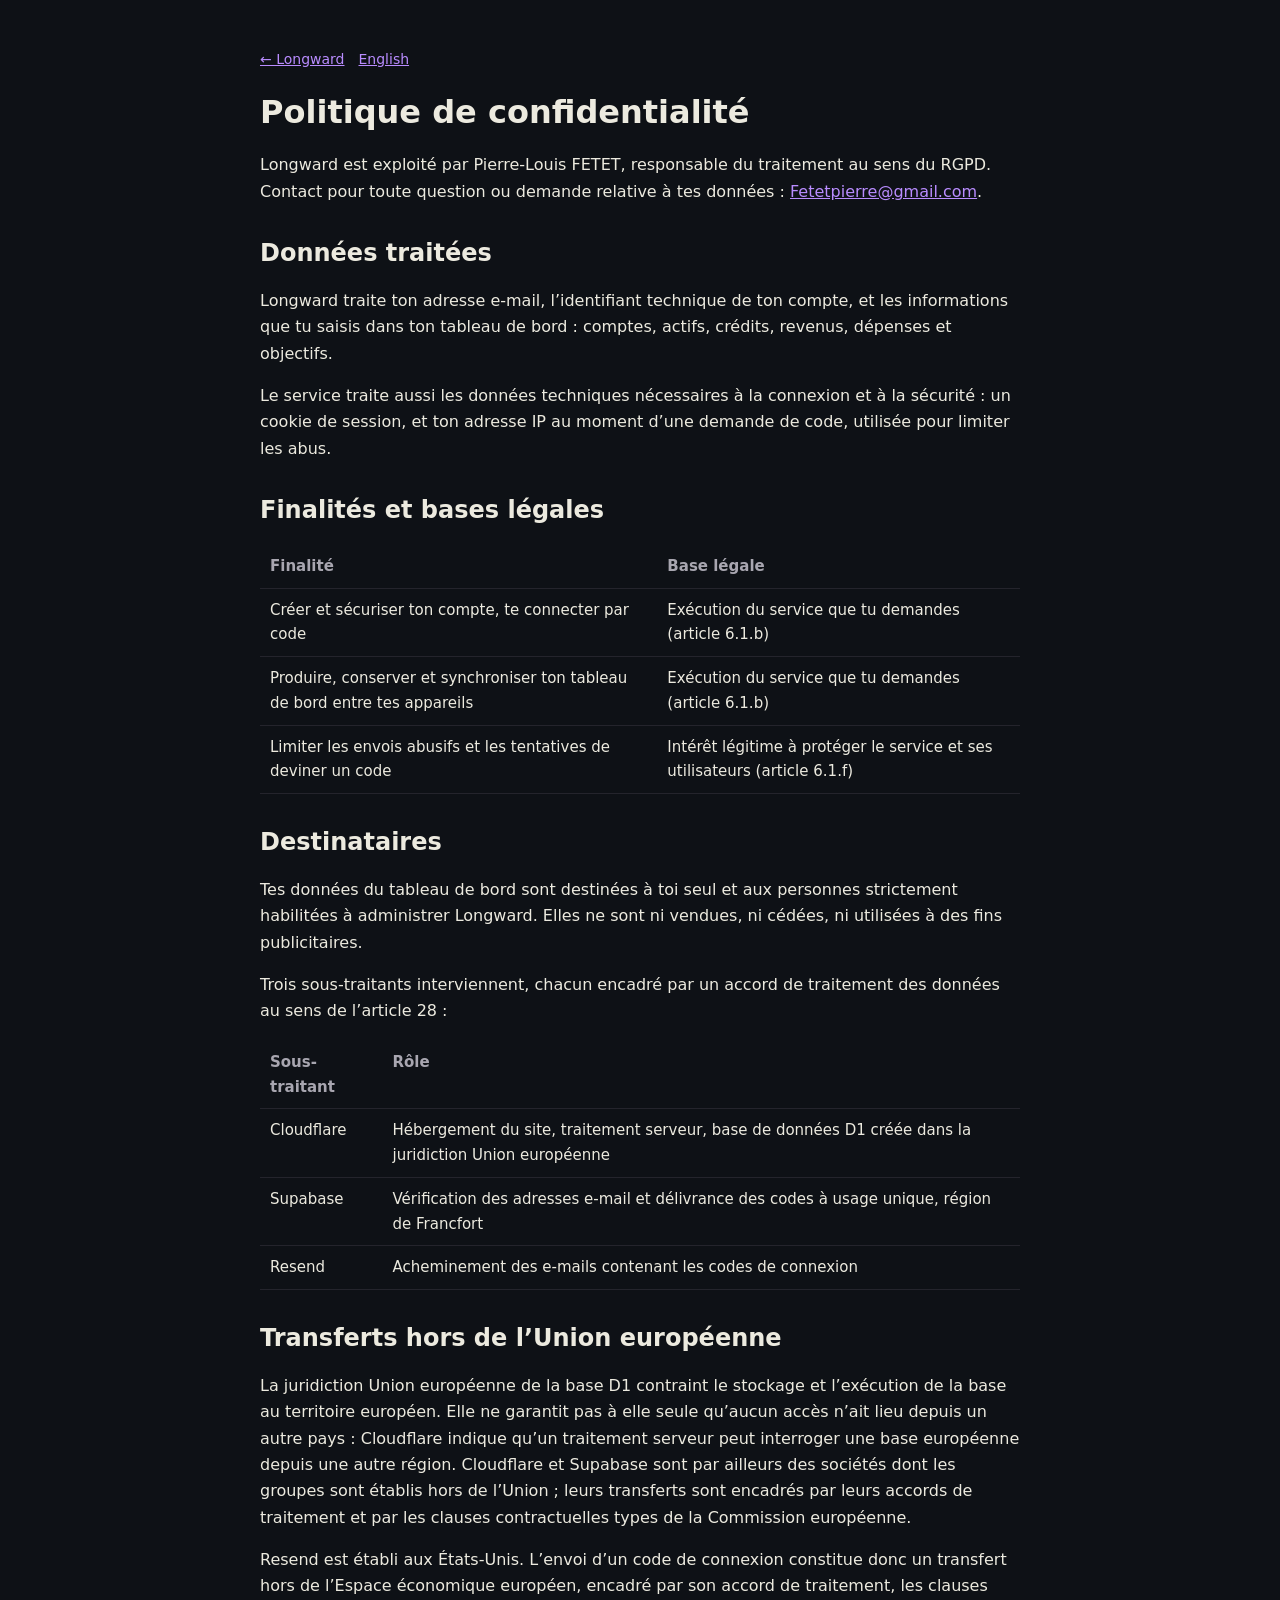
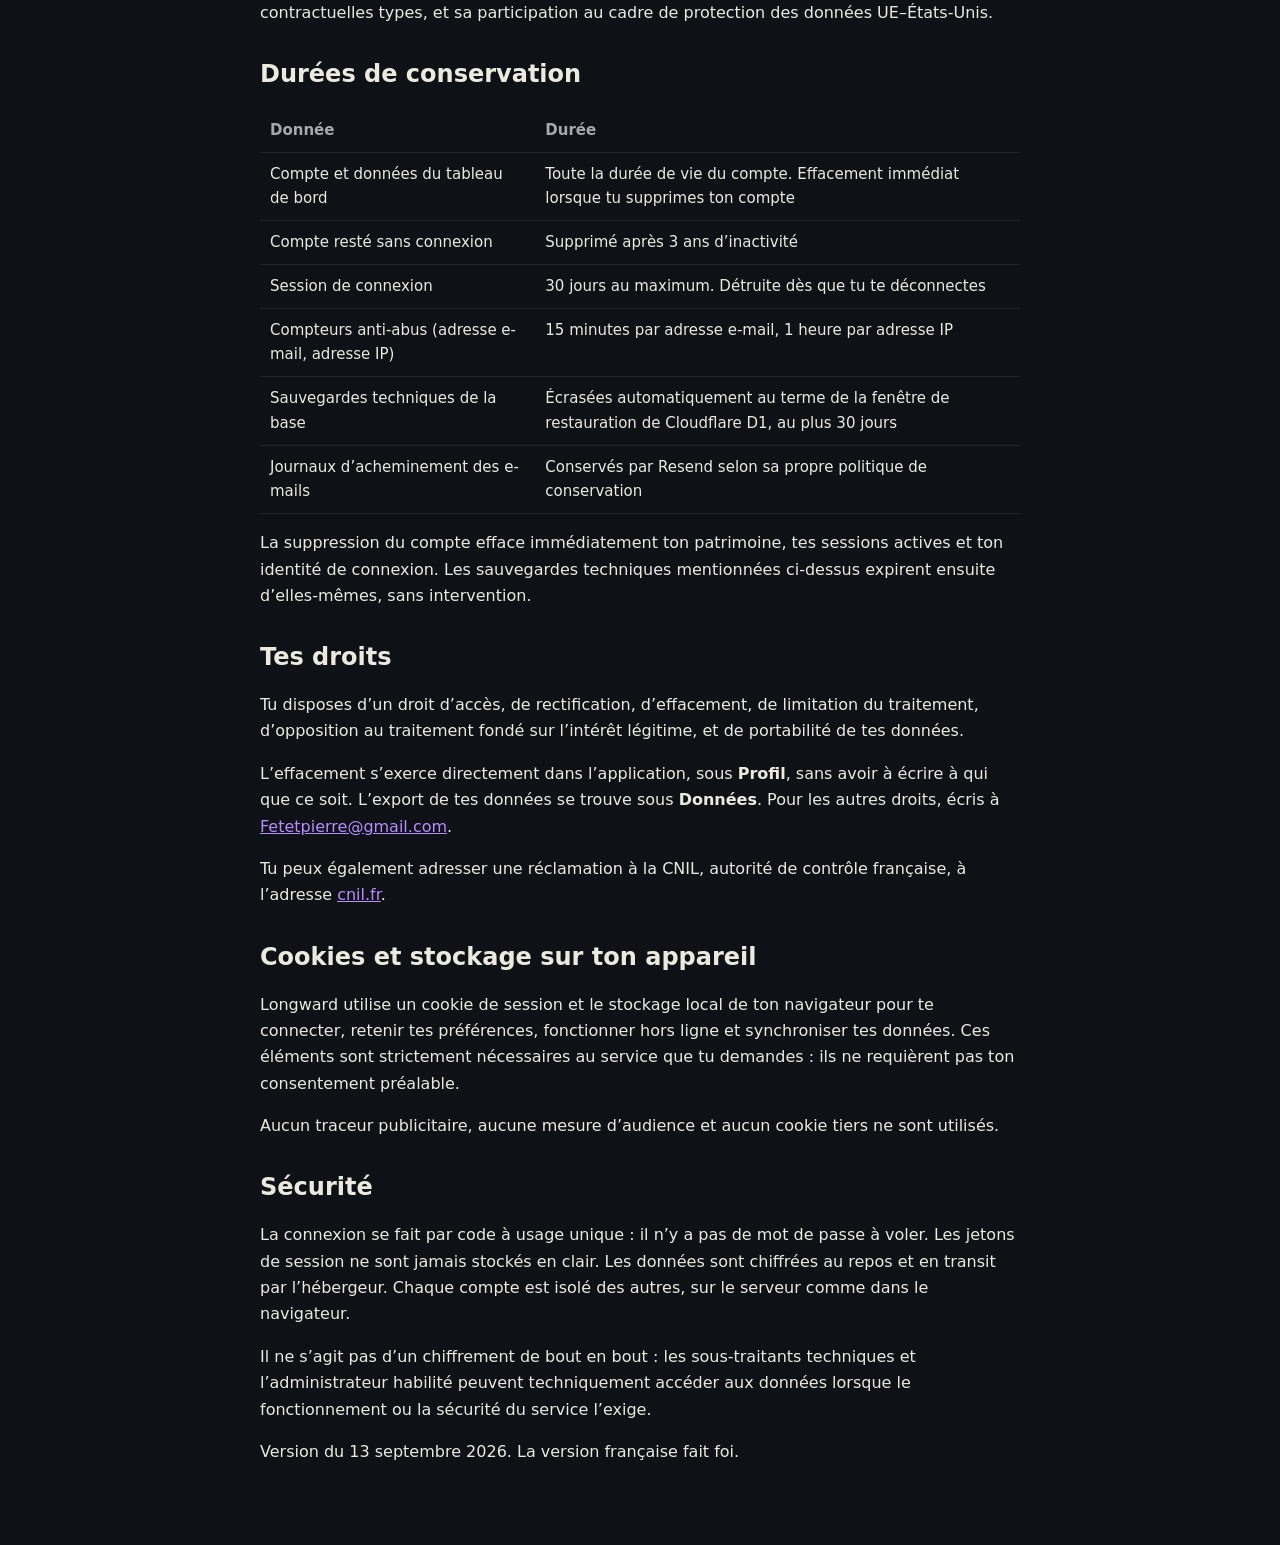
<file: confidentialite.html>
<!DOCTYPE html>
<html lang="fr" data-theme="dark">
<head>
<meta charset="utf-8">
<meta name="viewport" content="width=device-width, initial-scale=1">
<meta name="robots" content="noindex">
<title>Confidentialité · Longward</title>
<style>
body{font:16px/1.65 system-ui,-apple-system,"Segoe UI",sans-serif;background:#0e1116;color:#eceadf;margin:0}
main{width:min(760px,calc(100% - 40px));margin:48px auto 80px}h1,h2{line-height:1.2}h2{margin-top:34px}
a{color:#b98cff}.langues{display:flex;gap:14px;font-size:14px}
table{width:100%;border-collapse:collapse;margin-top:12px;font-size:15px}
th,td{text-align:left;padding:9px 10px;border-bottom:1px solid #24242c;vertical-align:top}
th{color:#a8a6b0;font-weight:600}
</style>
</head>
<body><main>
<p class="langues"><a href="/">← Longward</a> <a href="/privacy">English</a></p>
<h1>Politique de confidentialité</h1>
<p>Longward est exploité par Pierre-Louis FETET, responsable du traitement au sens du RGPD. Contact pour toute question ou demande relative à tes données : <a href="mailto:Fetetpierre@gmail.com">Fetetpierre@gmail.com</a>.</p>

<h2>Données traitées</h2>
<p>Longward traite ton adresse e-mail, l’identifiant technique de ton compte, et les informations que tu saisis dans ton tableau de bord : comptes, actifs, crédits, revenus, dépenses et objectifs.</p>
<p>Le service traite aussi les données techniques nécessaires à la connexion et à la sécurité : un cookie de session, et ton adresse IP au moment d’une demande de code, utilisée pour limiter les abus.</p>

<h2>Finalités et bases légales</h2>
<table>
<tr><th>Finalité</th><th>Base légale</th></tr>
<tr><td>Créer et sécuriser ton compte, te connecter par code</td><td>Exécution du service que tu demandes (article 6.1.b)</td></tr>
<tr><td>Produire, conserver et synchroniser ton tableau de bord entre tes appareils</td><td>Exécution du service que tu demandes (article 6.1.b)</td></tr>
<tr><td>Limiter les envois abusifs et les tentatives de deviner un code</td><td>Intérêt légitime à protéger le service et ses utilisateurs (article 6.1.f)</td></tr>
</table>

<h2>Destinataires</h2>
<p>Tes données du tableau de bord sont destinées à toi seul et aux personnes strictement habilitées à administrer Longward. Elles ne sont ni vendues, ni cédées, ni utilisées à des fins publicitaires.</p>
<p>Trois sous-traitants interviennent, chacun encadré par un accord de traitement des données au sens de l’article 28 :</p>
<table>
<tr><th>Sous-traitant</th><th>Rôle</th></tr>
<tr><td>Cloudflare</td><td>Hébergement du site, traitement serveur, base de données D1 créée dans la juridiction Union européenne</td></tr>
<tr><td>Supabase</td><td>Vérification des adresses e-mail et délivrance des codes à usage unique, région de Francfort</td></tr>
<tr><td>Resend</td><td>Acheminement des e-mails contenant les codes de connexion</td></tr>
</table>

<h2>Transferts hors de l’Union européenne</h2>
<p>La juridiction Union européenne de la base D1 contraint le stockage et l’exécution de la base au territoire européen. Elle ne garantit pas à elle seule qu’aucun accès n’ait lieu depuis un autre pays : Cloudflare indique qu’un traitement serveur peut interroger une base européenne depuis une autre région. Cloudflare et Supabase sont par ailleurs des sociétés dont les groupes sont établis hors de l’Union ; leurs transferts sont encadrés par leurs accords de traitement et par les clauses contractuelles types de la Commission européenne.</p>
<p>Resend est établi aux États-Unis. L’envoi d’un code de connexion constitue donc un transfert hors de l’Espace économique européen, encadré par son accord de traitement, les clauses contractuelles types, et sa participation au cadre de protection des données UE–États-Unis.</p>

<h2>Durées de conservation</h2>
<table>
<tr><th>Donnée</th><th>Durée</th></tr>
<tr><td>Compte et données du tableau de bord</td><td>Toute la durée de vie du compte. Effacement immédiat lorsque tu supprimes ton compte</td></tr>
<tr><td>Compte resté sans connexion</td><td>Supprimé après 3 ans d’inactivité</td></tr>
<tr><td>Session de connexion</td><td>30 jours au maximum. Détruite dès que tu te déconnectes</td></tr>
<tr><td>Compteurs anti-abus (adresse e-mail, adresse IP)</td><td>15 minutes par adresse e-mail, 1 heure par adresse IP</td></tr>
<tr><td>Sauvegardes techniques de la base</td><td>Écrasées automatiquement au terme de la fenêtre de restauration de Cloudflare D1, au plus 30 jours</td></tr>
<tr><td>Journaux d’acheminement des e-mails</td><td>Conservés par Resend selon sa propre politique de conservation</td></tr>
</table>
<p>La suppression du compte efface immédiatement ton patrimoine, tes sessions actives et ton identité de connexion. Les sauvegardes techniques mentionnées ci-dessus expirent ensuite d’elles-mêmes, sans intervention.</p>

<h2>Tes droits</h2>
<p>Tu disposes d’un droit d’accès, de rectification, d’effacement, de limitation du traitement, d’opposition au traitement fondé sur l’intérêt légitime, et de portabilité de tes données.</p>
<p>L’effacement s’exerce directement dans l’application, sous <strong>Profil</strong>, sans avoir à écrire à qui que ce soit. L’export de tes données se trouve sous <strong>Données</strong>. Pour les autres droits, écris à <a href="mailto:Fetetpierre@gmail.com">Fetetpierre@gmail.com</a>.</p>
<p>Tu peux également adresser une réclamation à la CNIL, autorité de contrôle française, à l’adresse <a href="https://www.cnil.fr">cnil.fr</a>.</p>

<h2>Cookies et stockage sur ton appareil</h2>
<p>Longward utilise un cookie de session et le stockage local de ton navigateur pour te connecter, retenir tes préférences, fonctionner hors ligne et synchroniser tes données. Ces éléments sont strictement nécessaires au service que tu demandes : ils ne requièrent pas ton consentement préalable.</p>
<p>Aucun traceur publicitaire, aucune mesure d’audience et aucun cookie tiers ne sont utilisés.</p>

<h2>Sécurité</h2>
<p>La connexion se fait par code à usage unique : il n’y a pas de mot de passe à voler. Les jetons de session ne sont jamais stockés en clair. Les données sont chiffrées au repos et en transit par l’hébergeur. Chaque compte est isolé des autres, sur le serveur comme dans le navigateur.</p>
<p>Il ne s’agit pas d’un chiffrement de bout en bout : les sous-traitants techniques et l’administrateur habilité peuvent techniquement accéder aux données lorsque le fonctionnement ou la sécurité du service l’exige.</p>

<p>Version du 13 septembre 2026. La version française fait foi.</p>
</main></body></html>
</file>
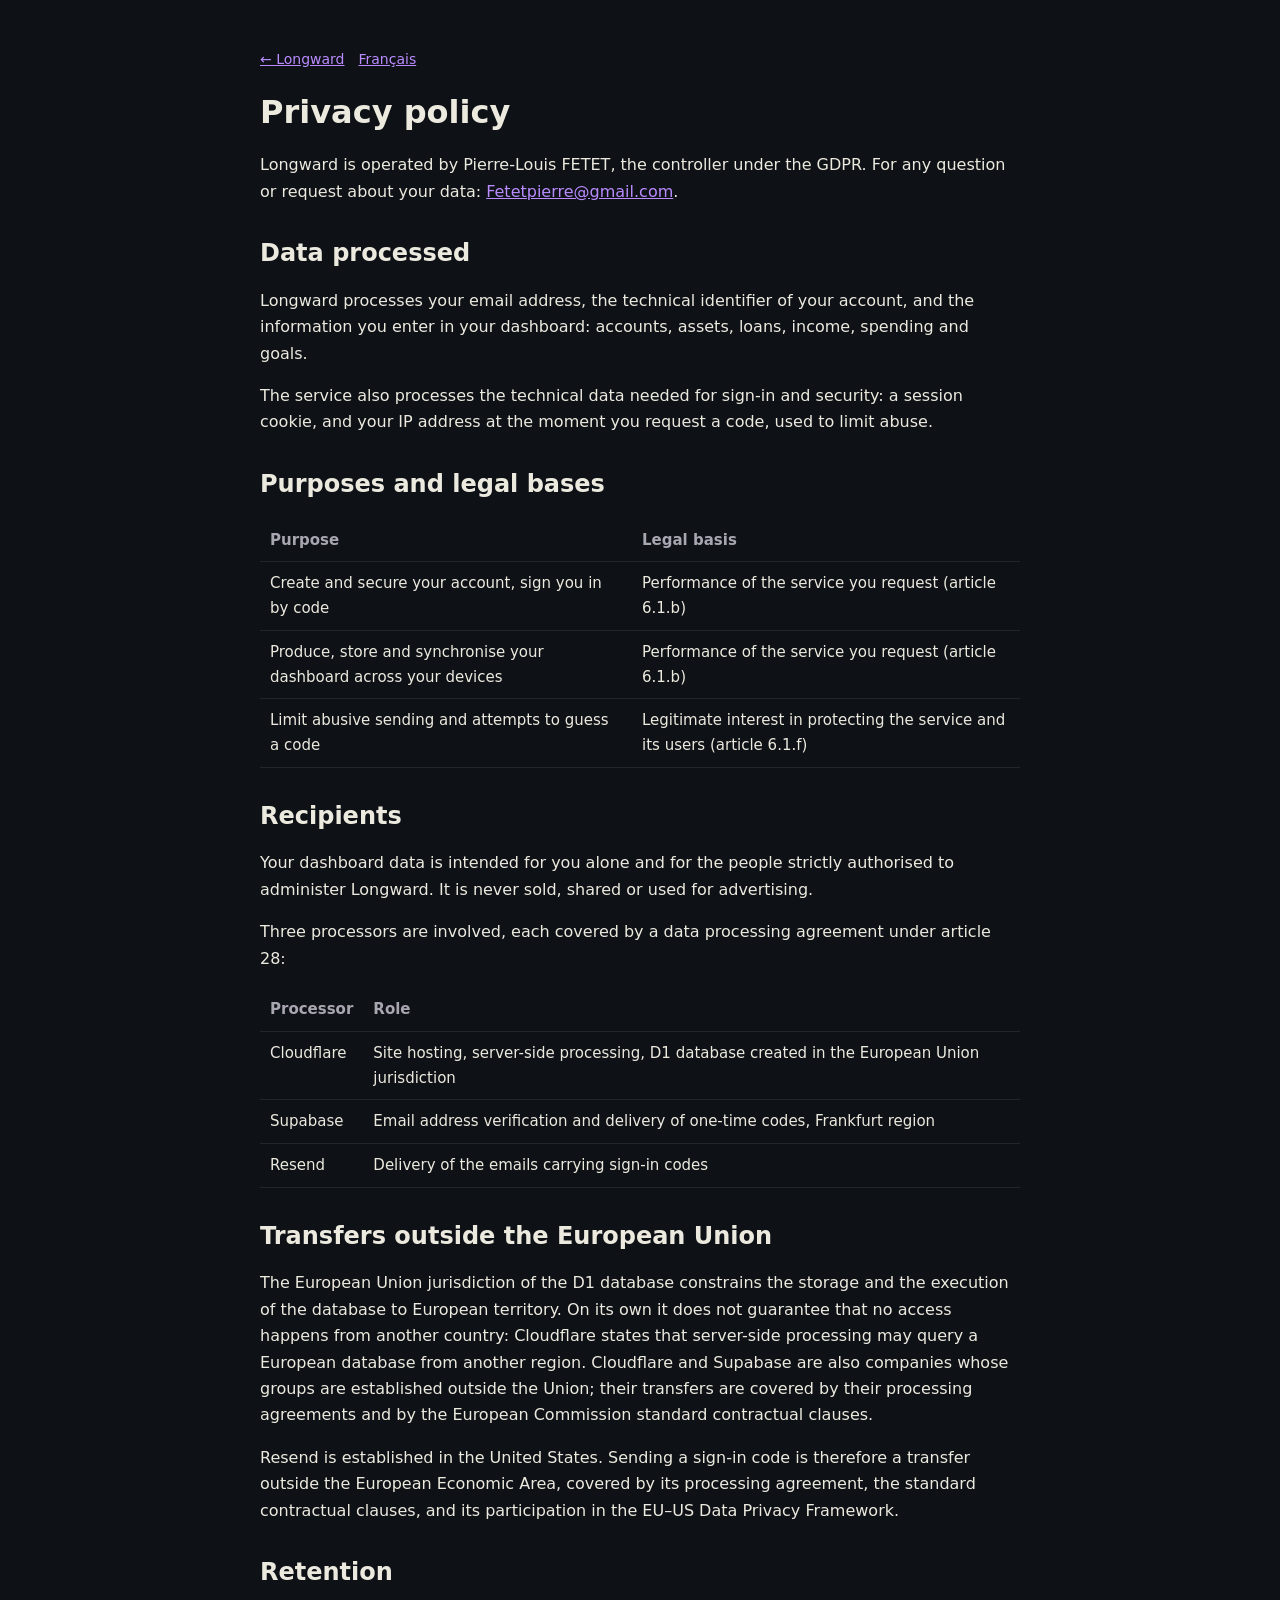
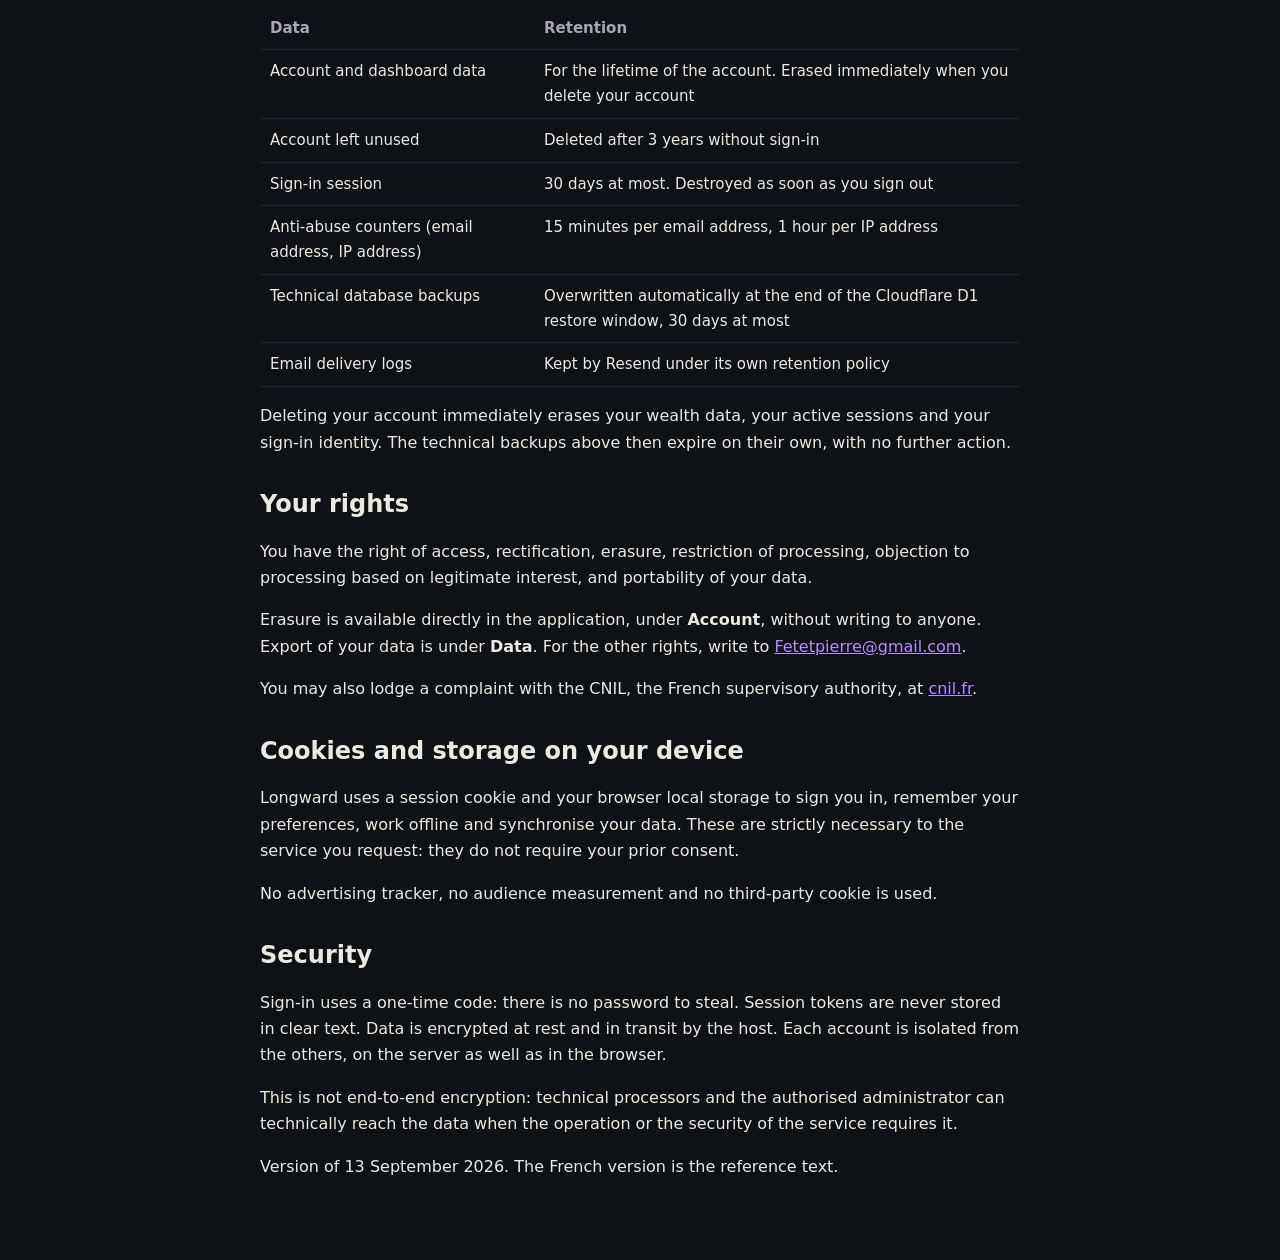
<file: privacy.html>
<!DOCTYPE html>
<html lang="en" data-theme="dark">
<head>
<meta charset="utf-8">
<meta name="viewport" content="width=device-width, initial-scale=1">
<meta name="robots" content="noindex">
<title>Privacy · Longward</title>
<style>
body{font:16px/1.65 system-ui,-apple-system,"Segoe UI",sans-serif;background:#0e1116;color:#eceadf;margin:0}
main{width:min(760px,calc(100% - 40px));margin:48px auto 80px}h1,h2{line-height:1.2}h2{margin-top:34px}
a{color:#b98cff}.langues{display:flex;gap:14px;font-size:14px}
table{width:100%;border-collapse:collapse;margin-top:12px;font-size:15px}
th,td{text-align:left;padding:9px 10px;border-bottom:1px solid #24242c;vertical-align:top}
th{color:#a8a6b0;font-weight:600}
</style>
</head>
<body><main>
<p class="langues"><a href="/">← Longward</a> <a href="/confidentialite">Français</a></p>
<h1>Privacy policy</h1>
<p>Longward is operated by Pierre-Louis FETET, the controller under the GDPR. For any question or request about your data: <a href="mailto:Fetetpierre@gmail.com">Fetetpierre@gmail.com</a>.</p>

<h2>Data processed</h2>
<p>Longward processes your email address, the technical identifier of your account, and the information you enter in your dashboard: accounts, assets, loans, income, spending and goals.</p>
<p>The service also processes the technical data needed for sign-in and security: a session cookie, and your IP address at the moment you request a code, used to limit abuse.</p>

<h2>Purposes and legal bases</h2>
<table>
<tr><th>Purpose</th><th>Legal basis</th></tr>
<tr><td>Create and secure your account, sign you in by code</td><td>Performance of the service you request (article 6.1.b)</td></tr>
<tr><td>Produce, store and synchronise your dashboard across your devices</td><td>Performance of the service you request (article 6.1.b)</td></tr>
<tr><td>Limit abusive sending and attempts to guess a code</td><td>Legitimate interest in protecting the service and its users (article 6.1.f)</td></tr>
</table>

<h2>Recipients</h2>
<p>Your dashboard data is intended for you alone and for the people strictly authorised to administer Longward. It is never sold, shared or used for advertising.</p>
<p>Three processors are involved, each covered by a data processing agreement under article 28:</p>
<table>
<tr><th>Processor</th><th>Role</th></tr>
<tr><td>Cloudflare</td><td>Site hosting, server-side processing, D1 database created in the European Union jurisdiction</td></tr>
<tr><td>Supabase</td><td>Email address verification and delivery of one-time codes, Frankfurt region</td></tr>
<tr><td>Resend</td><td>Delivery of the emails carrying sign-in codes</td></tr>
</table>

<h2>Transfers outside the European Union</h2>
<p>The European Union jurisdiction of the D1 database constrains the storage and the execution of the database to European territory. On its own it does not guarantee that no access happens from another country: Cloudflare states that server-side processing may query a European database from another region. Cloudflare and Supabase are also companies whose groups are established outside the Union; their transfers are covered by their processing agreements and by the European Commission standard contractual clauses.</p>
<p>Resend is established in the United States. Sending a sign-in code is therefore a transfer outside the European Economic Area, covered by its processing agreement, the standard contractual clauses, and its participation in the EU–US Data Privacy Framework.</p>

<h2>Retention</h2>
<table>
<tr><th>Data</th><th>Retention</th></tr>
<tr><td>Account and dashboard data</td><td>For the lifetime of the account. Erased immediately when you delete your account</td></tr>
<tr><td>Account left unused</td><td>Deleted after 3 years without sign-in</td></tr>
<tr><td>Sign-in session</td><td>30 days at most. Destroyed as soon as you sign out</td></tr>
<tr><td>Anti-abuse counters (email address, IP address)</td><td>15 minutes per email address, 1 hour per IP address</td></tr>
<tr><td>Technical database backups</td><td>Overwritten automatically at the end of the Cloudflare D1 restore window, 30 days at most</td></tr>
<tr><td>Email delivery logs</td><td>Kept by Resend under its own retention policy</td></tr>
</table>
<p>Deleting your account immediately erases your wealth data, your active sessions and your sign-in identity. The technical backups above then expire on their own, with no further action.</p>

<h2>Your rights</h2>
<p>You have the right of access, rectification, erasure, restriction of processing, objection to processing based on legitimate interest, and portability of your data.</p>
<p>Erasure is available directly in the application, under <strong>Account</strong>, without writing to anyone. Export of your data is under <strong>Data</strong>. For the other rights, write to <a href="mailto:Fetetpierre@gmail.com">Fetetpierre@gmail.com</a>.</p>
<p>You may also lodge a complaint with the CNIL, the French supervisory authority, at <a href="https://www.cnil.fr">cnil.fr</a>.</p>

<h2>Cookies and storage on your device</h2>
<p>Longward uses a session cookie and your browser local storage to sign you in, remember your preferences, work offline and synchronise your data. These are strictly necessary to the service you request: they do not require your prior consent.</p>
<p>No advertising tracker, no audience measurement and no third-party cookie is used.</p>

<h2>Security</h2>
<p>Sign-in uses a one-time code: there is no password to steal. Session tokens are never stored in clear text. Data is encrypted at rest and in transit by the host. Each account is isolated from the others, on the server as well as in the browser.</p>
<p>This is not end-to-end encryption: technical processors and the authorised administrator can technically reach the data when the operation or the security of the service requires it.</p>

<p>Version of 13 September 2026. The French version is the reference text.</p>
</main></body></html>
</file>
